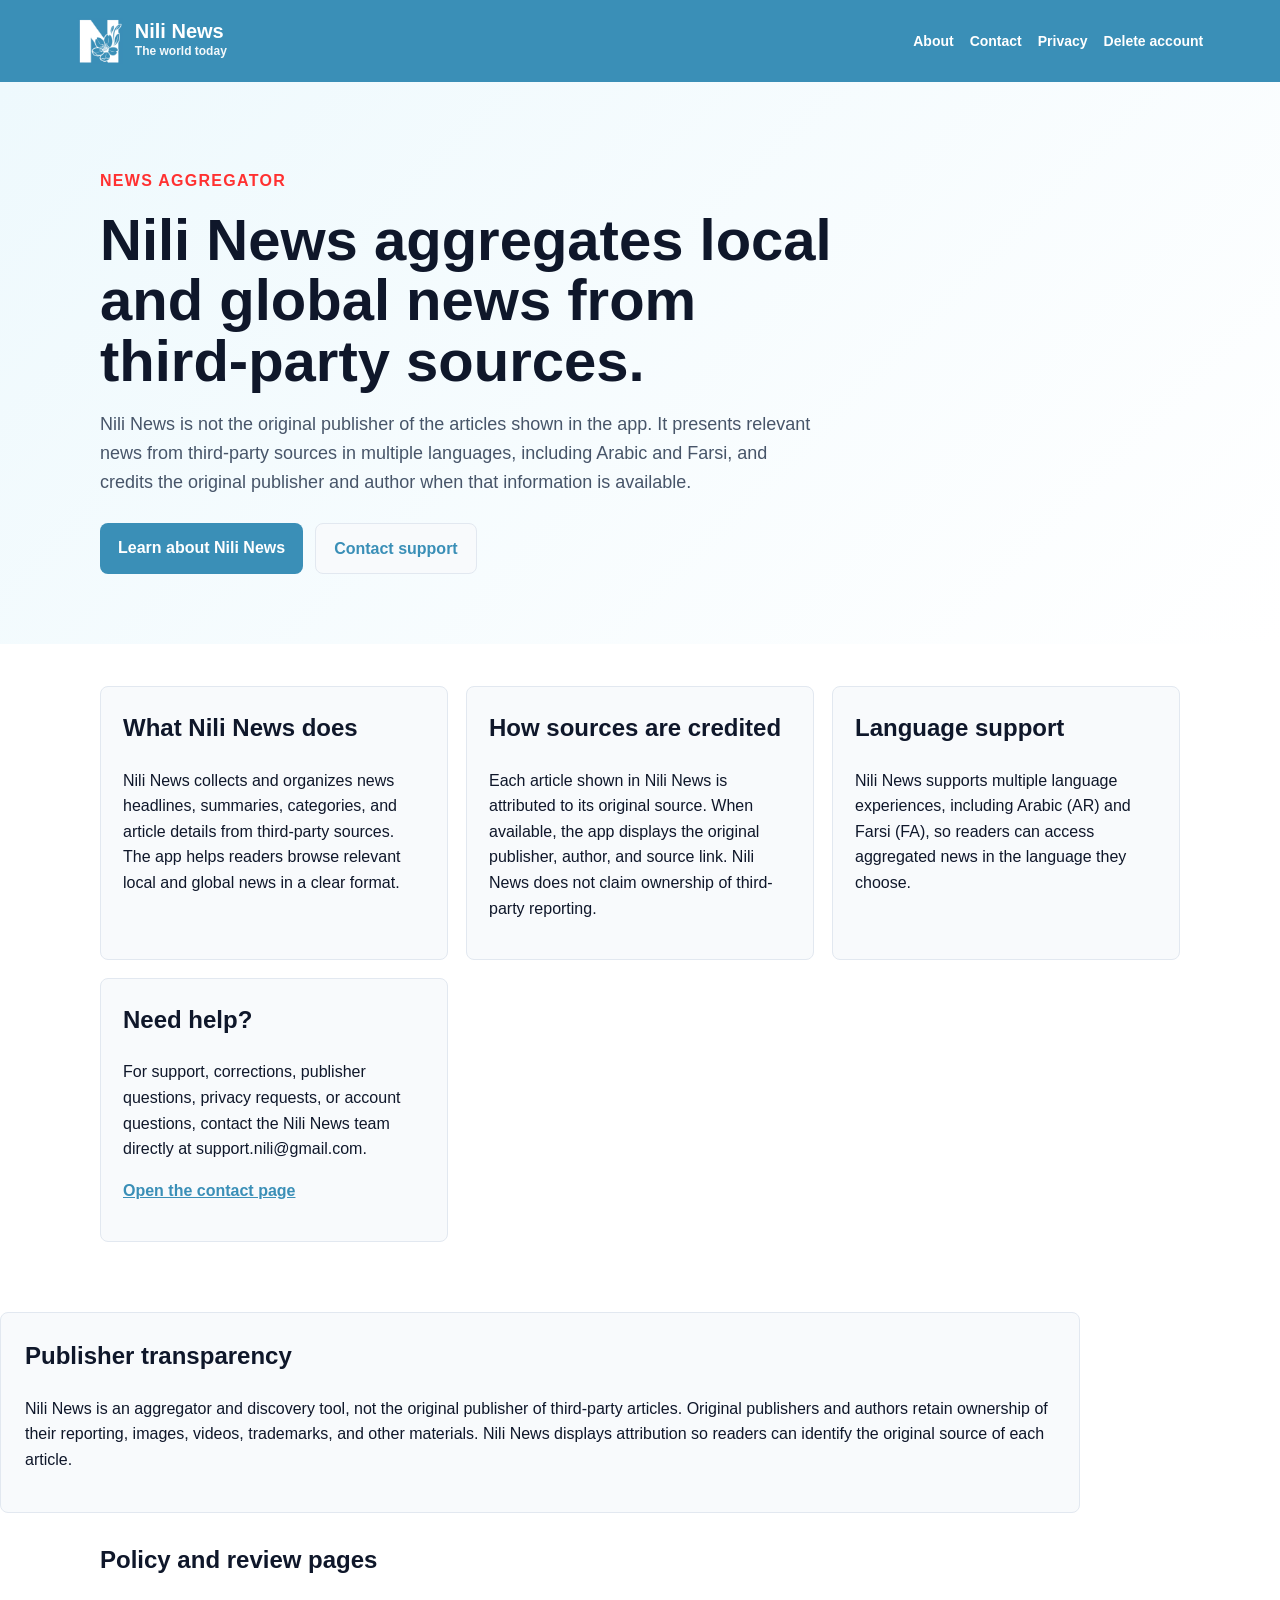
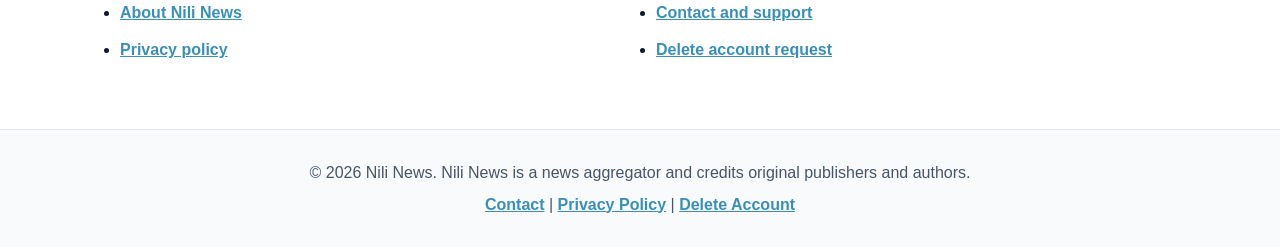
<file: index.html>
<!doctype html>
<html lang="en">
<head>
  <meta charset="utf-8">
  <meta name="viewport" content="width=device-width, initial-scale=1">
  <title>Nili News | News Aggregator</title>
  <meta name="description" content="Nili News is a news aggregation app that provides local and global news from third-party sources with clear publisher attribution.">
  <link rel="icon" type="image/png" href="assets/nili-news-logo.png">
  <link rel="stylesheet" href="styles.css">
</head>
<body>
  <header class="site-header">
    <a class="brand" href="index.html" aria-label="Nili News home">
      <img class="brand-logo" src="assets/nili-news-logo.png" alt="Nili News logo">
      <span>
        <strong>Nili News</strong>
        <small>The world today</small>
      </span>
    </a>
    <nav class="site-nav" aria-label="Main navigation">
      <a href="about.html">About</a>
      <a href="contact.html">Contact</a>
      <a href="privacy-policy.html">Privacy</a>
      <a href="delete-account.html">Delete account</a>
    </nav>
  </header>

  <main>
    <section class="hero">
      <div class="container">
        <p class="eyebrow">News aggregator</p>
        <h1>Nili News aggregates local and global news from third-party sources.</h1>
        <p class="lead">Nili News is not the original publisher of the articles shown in the app. It presents relevant news from third-party sources in multiple languages, including Arabic and Farsi, and credits the original publisher and author when that information is available.</p>
        <div class="actions">
          <a class="button" href="about.html">Learn about Nili News</a>
          <a class="button secondary" href="contact.html">Contact support</a>
        </div>
      </div>
    </section>

    <section class="container grid">
      <article class="card">
        <h2>What Nili News does</h2>
        <p>Nili News collects and organizes news headlines, summaries, categories, and article details from third-party sources. The app helps readers browse relevant local and global news in a clear format.</p>
      </article>
      <article class="card">
        <h2>How sources are credited</h2>
        <p>Each article shown in Nili News is attributed to its original source. When available, the app displays the original publisher, author, and source link. Nili News does not claim ownership of third-party reporting.</p>
      </article>
      <article class="card">
        <h2>Language support</h2>
        <p>Nili News supports multiple language experiences, including Arabic (AR) and Farsi (FA), so readers can access aggregated news in the language they choose.</p>
      </article>
      <article class="card">
        <h2>Need help?</h2>
        <p>For support, corrections, publisher questions, privacy requests, or account questions, contact the Nili News team directly at support.nili@gmail.com.</p>
        <p><a href="contact.html">Open the contact page</a></p>
      </article>
    </section>

    <section class="container panel">
      <h2>Publisher transparency</h2>
      <p>Nili News is an aggregator and discovery tool, not the original publisher of third-party articles. Original publishers and authors retain ownership of their reporting, images, videos, trademarks, and other materials. Nili News displays attribution so readers can identify the original source of each article.</p>
    </section>

    <section class="container page-links">
      <h2>Policy and review pages</h2>
      <ul>
        <li><a href="about.html">About Nili News</a></li>
        <li><a href="contact.html">Contact and support</a></li>
        <li><a href="privacy-policy.html">Privacy policy</a></li>
        <li><a href="delete-account.html">Delete account request</a></li>
      </ul>
    </section>
  </main>

  <footer class="site-footer">
    <p>&copy; 2026 Nili News. Nili News is a news aggregator and credits original publishers and authors.</p>
    <p><a href="contact.html">Contact</a> | <a href="privacy-policy.html">Privacy Policy</a> | <a href="delete-account.html">Delete Account</a></p>
  </footer>
</body>
</html>
</file>
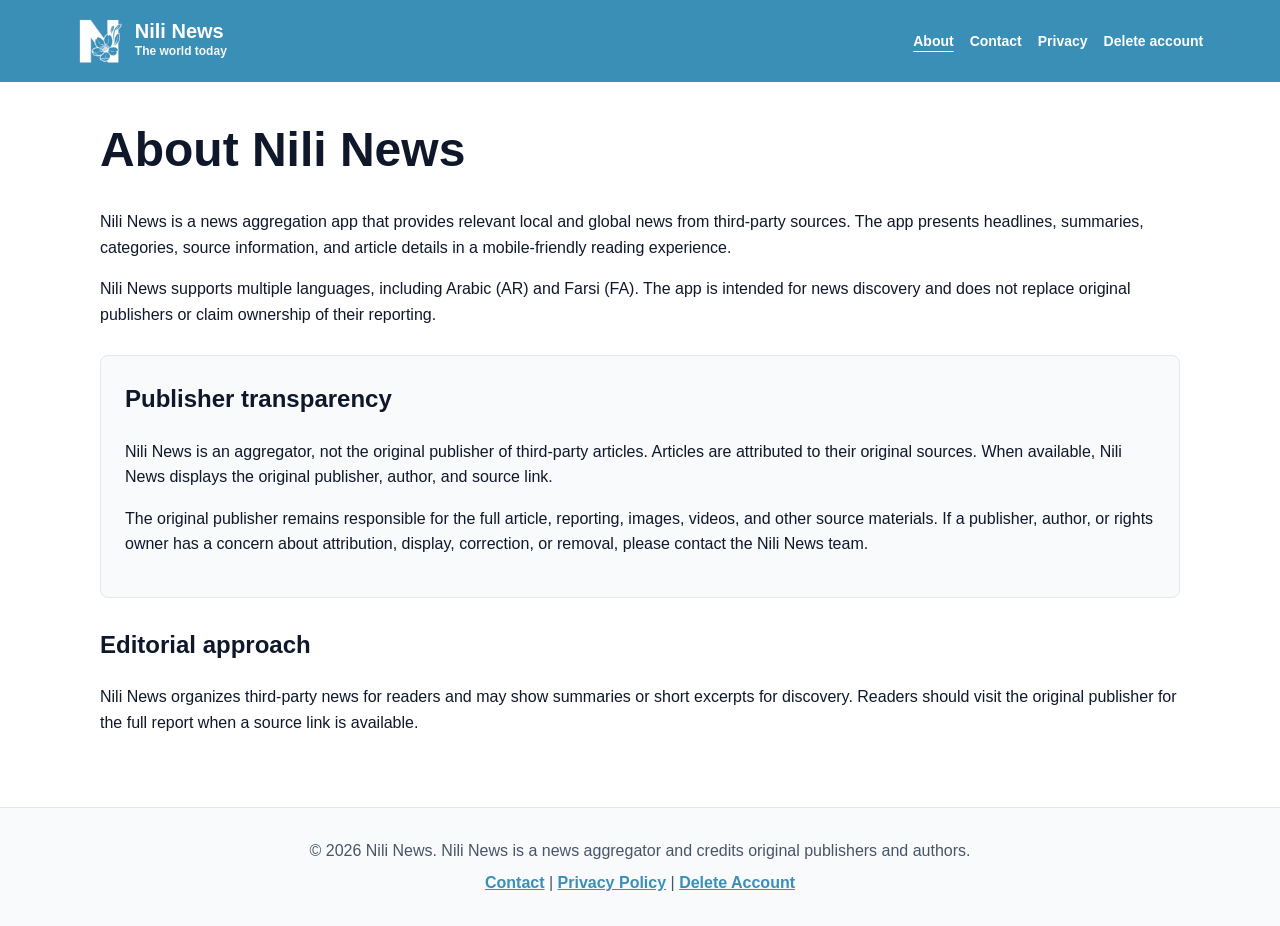
<file: about.html>
<!doctype html>
<html lang="en">
<head>
  <meta charset="utf-8">
  <meta name="viewport" content="width=device-width, initial-scale=1">
  <title>About | Nili News</title>
  <meta name="description" content="About Nili News, a news aggregation app for local and global news from third-party sources.">
  <link rel="icon" type="image/png" href="assets/nili-news-logo.png">
  <link rel="stylesheet" href="styles.css">
</head>
<body>
  <header class="site-header">
    <a class="brand" href="index.html" aria-label="Nili News home">
      <img class="brand-logo" src="assets/nili-news-logo.png" alt="Nili News logo">
      <span><strong>Nili News</strong><small>The world today</small></span>
    </a>
    <nav class="site-nav" aria-label="Main navigation">
      <a href="about.html" aria-current="page">About</a>
      <a href="contact.html">Contact</a>
      <a href="privacy-policy.html">Privacy</a>
      <a href="delete-account.html">Delete account</a>
    </nav>
  </header>

  <main class="container content">
    <h1>About Nili News</h1>
    <p>Nili News is a news aggregation app that provides relevant local and global news from third-party sources. The app presents headlines, summaries, categories, source information, and article details in a mobile-friendly reading experience.</p>
    <p>Nili News supports multiple languages, including Arabic (AR) and Farsi (FA). The app is intended for news discovery and does not replace original publishers or claim ownership of their reporting.</p>

    <section class="panel">
      <h2>Publisher transparency</h2>
      <p>Nili News is an aggregator, not the original publisher of third-party articles. Articles are attributed to their original sources. When available, Nili News displays the original publisher, author, and source link.</p>
      <p>The original publisher remains responsible for the full article, reporting, images, videos, and other source materials. If a publisher, author, or rights owner has a concern about attribution, display, correction, or removal, please contact the Nili News team.</p>
    </section>

    <section>
      <h2>Editorial approach</h2>
      <p>Nili News organizes third-party news for readers and may show summaries or short excerpts for discovery. Readers should visit the original publisher for the full report when a source link is available.</p>
    </section>
  </main>

  <footer class="site-footer">
    <p>&copy; 2026 Nili News. Nili News is a news aggregator and credits original publishers and authors.</p>
    <p><a href="contact.html">Contact</a> | <a href="privacy-policy.html">Privacy Policy</a> | <a href="delete-account.html">Delete Account</a></p>
  </footer>
</body>
</html>
</file>
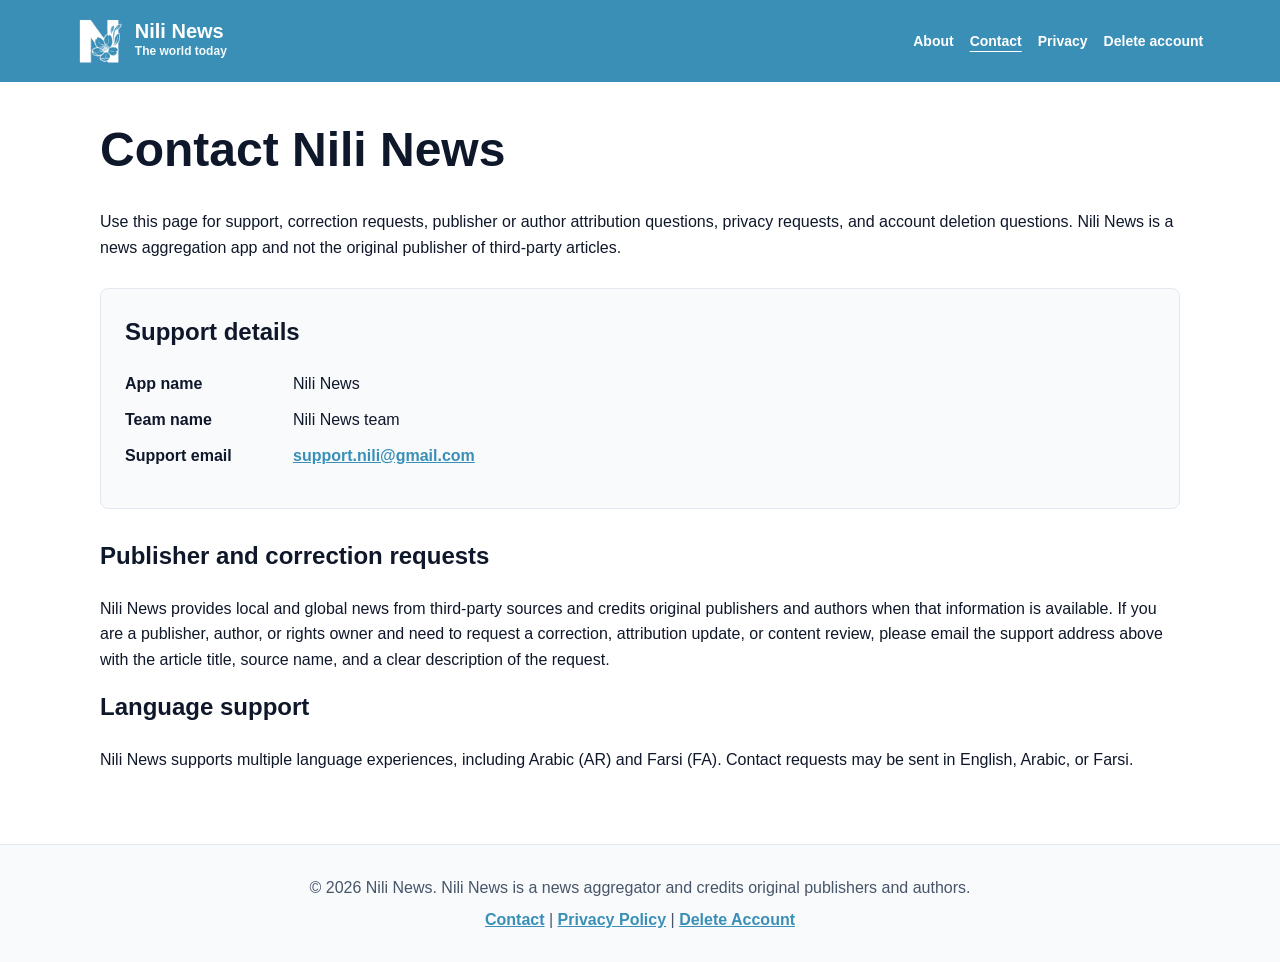
<file: contact.html>
<!doctype html>
<html lang="en">
<head>
  <meta charset="utf-8">
  <meta name="viewport" content="width=device-width, initial-scale=1">
  <title>Contact | Nili News</title>
  <meta name="description" content="Contact Nili News support for app, privacy, attribution, correction, publisher, and account questions.">
  <link rel="icon" type="image/png" href="assets/nili-news-logo.png">
  <link rel="stylesheet" href="styles.css">
</head>
<body>
  <header class="site-header">
    <a class="brand" href="index.html" aria-label="Nili News home">
      <img class="brand-logo" src="assets/nili-news-logo.png" alt="Nili News logo">
      <span><strong>Nili News</strong><small>The world today</small></span>
    </a>
    <nav class="site-nav" aria-label="Main navigation">
      <a href="about.html">About</a>
      <a href="contact.html" aria-current="page">Contact</a>
      <a href="privacy-policy.html">Privacy</a>
      <a href="delete-account.html">Delete account</a>
    </nav>
  </header>

  <main class="container content">
    <h1>Contact Nili News</h1>
    <p>Use this page for support, correction requests, publisher or author attribution questions, privacy requests, and account deletion questions. Nili News is a news aggregation app and not the original publisher of third-party articles.</p>

    <section class="contact-box">
      <h2>Support details</h2>
      <dl>
        <dt>App name</dt>
        <dd>Nili News</dd>
        <dt>Team name</dt>
        <dd>Nili News team</dd>
        <dt>Support email</dt>
        <dd><a href="mailto:support.nili@gmail.com">support.nili@gmail.com</a></dd>
      </dl>
    </section>

    <section>
      <h2>Publisher and correction requests</h2>
      <p>Nili News provides local and global news from third-party sources and credits original publishers and authors when that information is available. If you are a publisher, author, or rights owner and need to request a correction, attribution update, or content review, please email the support address above with the article title, source name, and a clear description of the request.</p>
    </section>

    <section>
      <h2>Language support</h2>
      <p>Nili News supports multiple language experiences, including Arabic (AR) and Farsi (FA). Contact requests may be sent in English, Arabic, or Farsi.</p>
    </section>
  </main>

  <footer class="site-footer">
    <p>&copy; 2026 Nili News. Nili News is a news aggregator and credits original publishers and authors.</p>
    <p><a href="contact.html">Contact</a> | <a href="privacy-policy.html">Privacy Policy</a> | <a href="delete-account.html">Delete Account</a></p>
  </footer>
</body>
</html>
</file>
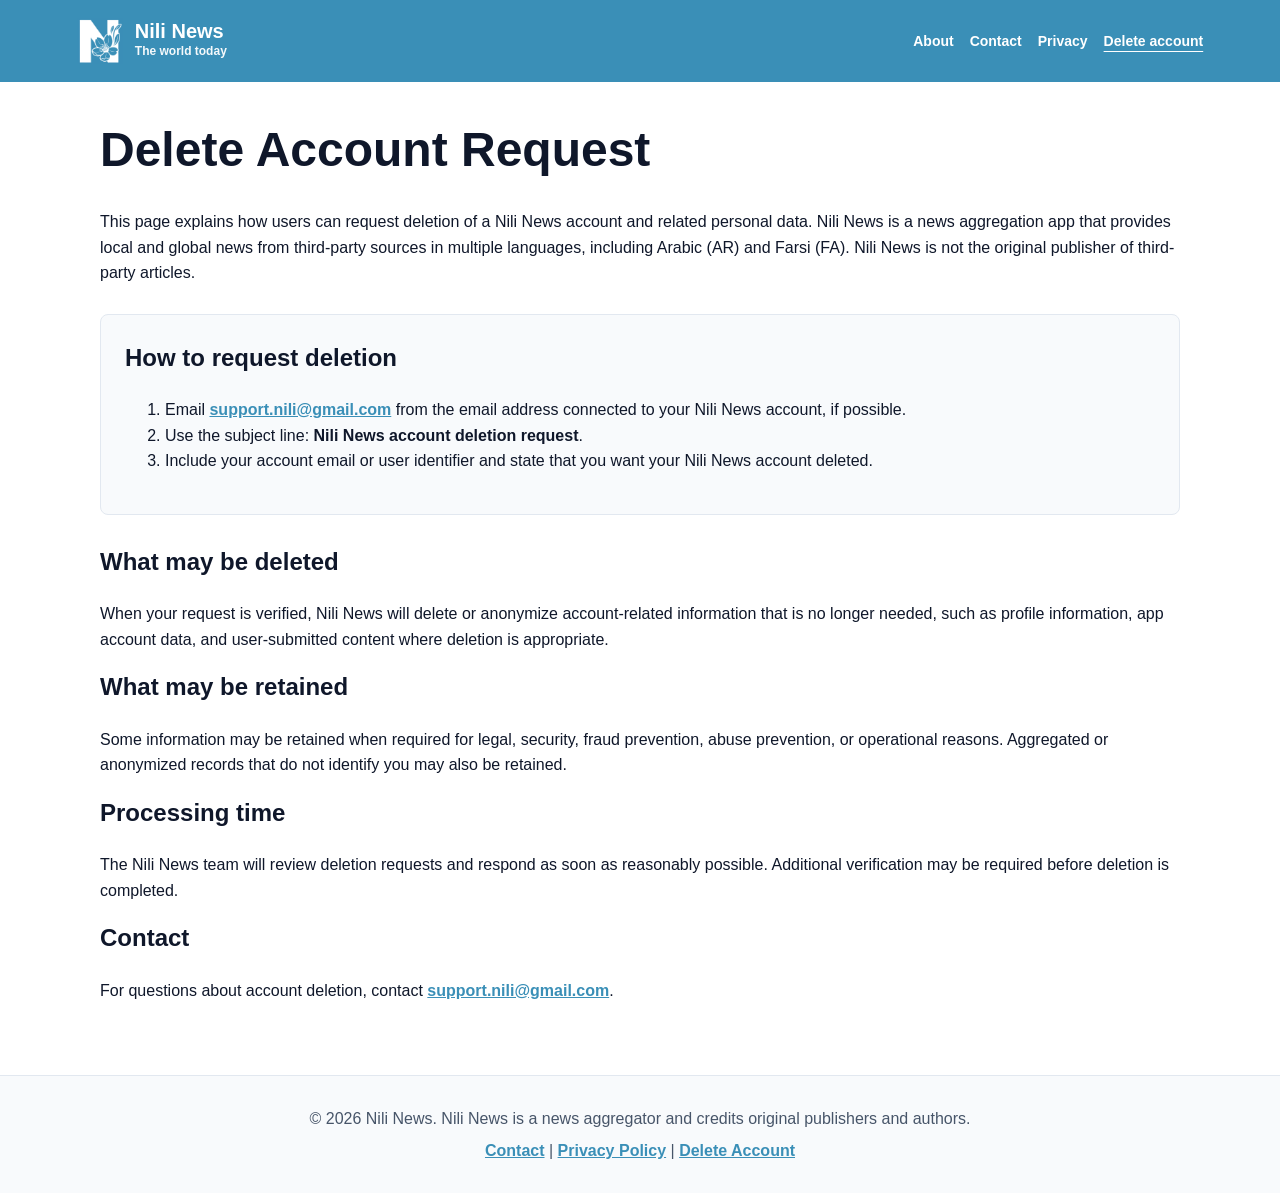
<file: delete-account.html>
<!doctype html>
<html lang="en">
<head>
  <meta charset="utf-8">
  <meta name="viewport" content="width=device-width, initial-scale=1">
  <title>Delete Account | Nili News</title>
  <meta name="description" content="How to request deletion of a Nili News account and associated data.">
  <link rel="icon" type="image/png" href="assets/nili-news-logo.png">
  <link rel="stylesheet" href="styles.css">
</head>
<body>
  <header class="site-header">
    <a class="brand" href="index.html" aria-label="Nili News home">
      <img class="brand-logo" src="assets/nili-news-logo.png" alt="Nili News logo">
      <span><strong>Nili News</strong><small>The world today</small></span>
    </a>
    <nav class="site-nav" aria-label="Main navigation">
      <a href="about.html">About</a>
      <a href="contact.html">Contact</a>
      <a href="privacy-policy.html">Privacy</a>
      <a href="delete-account.html" aria-current="page">Delete account</a>
    </nav>
  </header>

  <main class="container content">
    <h1>Delete Account Request</h1>
    <p>This page explains how users can request deletion of a Nili News account and related personal data. Nili News is a news aggregation app that provides local and global news from third-party sources in multiple languages, including Arabic (AR) and Farsi (FA). Nili News is not the original publisher of third-party articles.</p>

    <section class="panel">
      <h2>How to request deletion</h2>
      <ol>
        <li>Email <a href="mailto:support.nili@gmail.com">support.nili@gmail.com</a> from the email address connected to your Nili News account, if possible.</li>
        <li>Use the subject line: <strong>Nili News account deletion request</strong>.</li>
        <li>Include your account email or user identifier and state that you want your Nili News account deleted.</li>
      </ol>
    </section>

    <section>
      <h2>What may be deleted</h2>
      <p>When your request is verified, Nili News will delete or anonymize account-related information that is no longer needed, such as profile information, app account data, and user-submitted content where deletion is appropriate.</p>
    </section>

    <section>
      <h2>What may be retained</h2>
      <p>Some information may be retained when required for legal, security, fraud prevention, abuse prevention, or operational reasons. Aggregated or anonymized records that do not identify you may also be retained.</p>
    </section>

    <section>
      <h2>Processing time</h2>
      <p>The Nili News team will review deletion requests and respond as soon as reasonably possible. Additional verification may be required before deletion is completed.</p>
    </section>

    <section>
      <h2>Contact</h2>
      <p>For questions about account deletion, contact <a href="mailto:support.nili@gmail.com">support.nili@gmail.com</a>.</p>
    </section>
  </main>

  <footer class="site-footer">
    <p>&copy; 2026 Nili News. Nili News is a news aggregator and credits original publishers and authors.</p>
    <p><a href="contact.html">Contact</a> | <a href="privacy-policy.html">Privacy Policy</a> | <a href="delete-account.html">Delete Account</a></p>
  </footer>
</body>
</html>
</file>
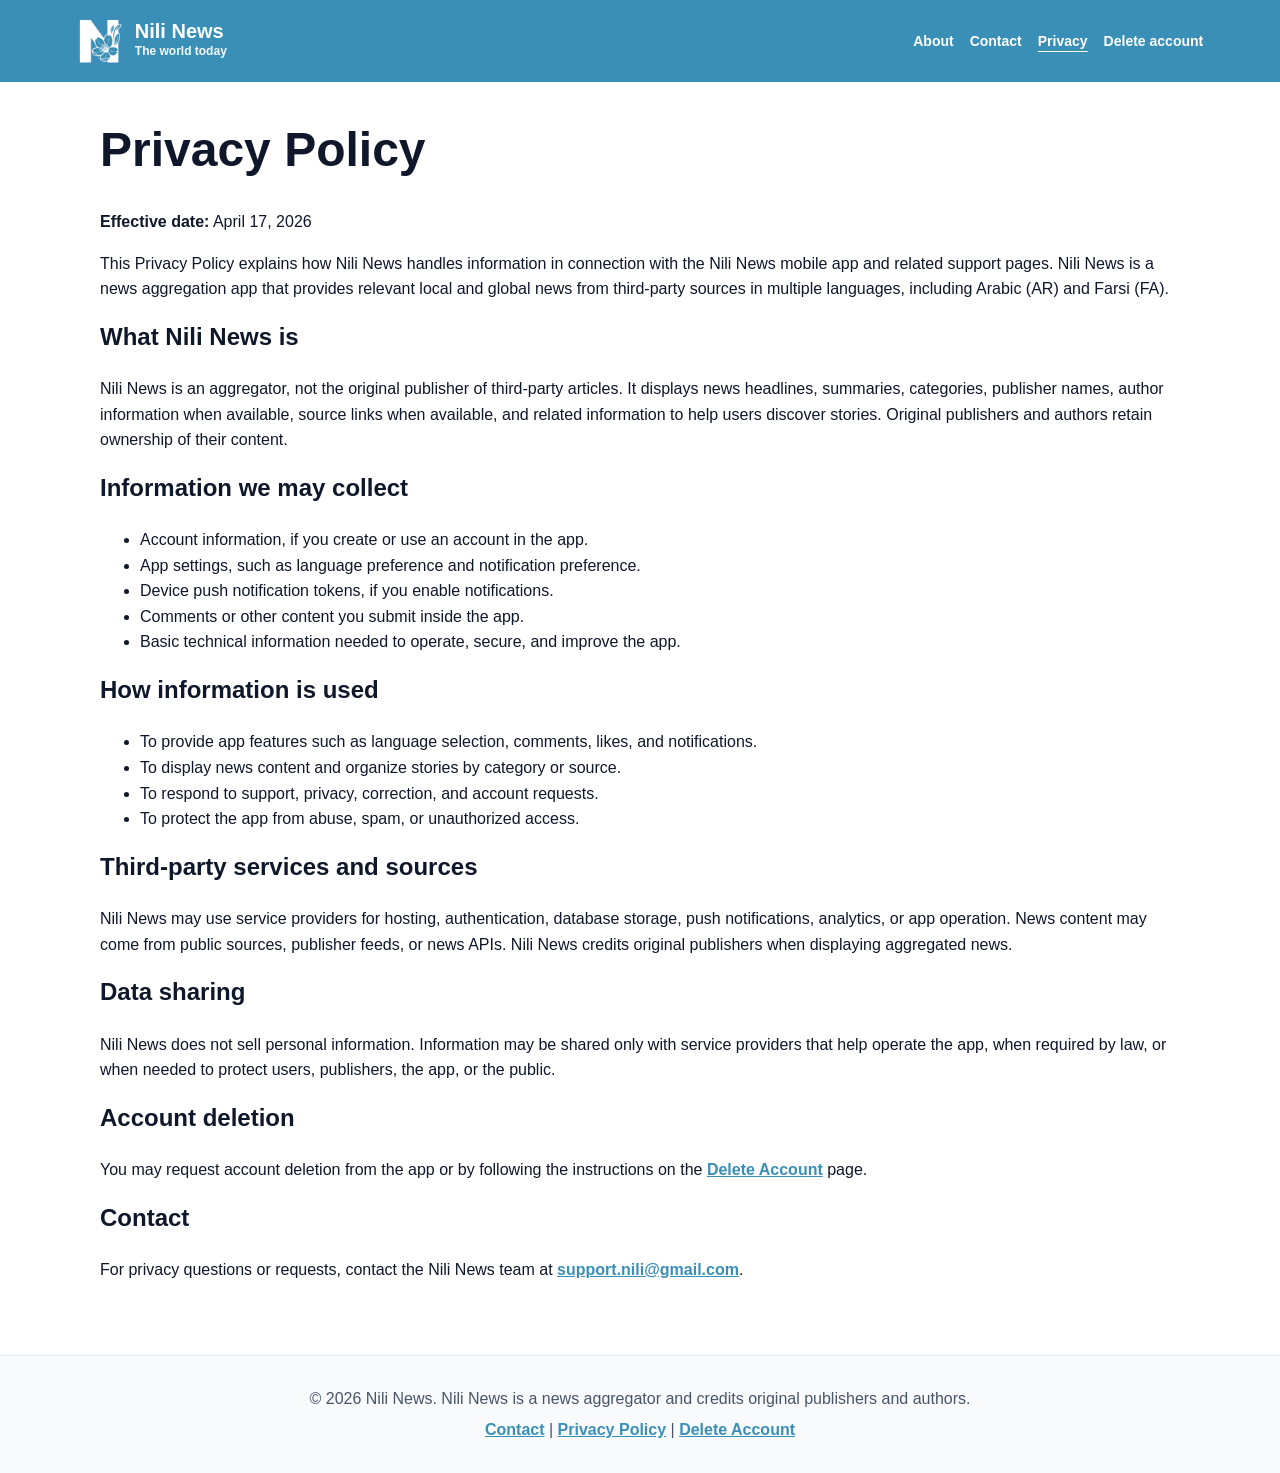
<file: privacy-policy.html>
<!doctype html>
<html lang="en">
<head>
  <meta charset="utf-8">
  <meta name="viewport" content="width=device-width, initial-scale=1">
  <title>Privacy Policy | Nili News</title>
  <meta name="description" content="Privacy policy for the Nili News mobile app.">
  <link rel="icon" type="image/png" href="assets/nili-news-logo.png">
  <link rel="stylesheet" href="styles.css">
</head>
<body>
  <header class="site-header">
    <a class="brand" href="index.html" aria-label="Nili News home">
      <img class="brand-logo" src="assets/nili-news-logo.png" alt="Nili News logo">
      <span><strong>Nili News</strong><small>The world today</small></span>
    </a>
    <nav class="site-nav" aria-label="Main navigation">
      <a href="about.html">About</a>
      <a href="contact.html">Contact</a>
      <a href="privacy-policy.html" aria-current="page">Privacy</a>
      <a href="delete-account.html">Delete account</a>
    </nav>
  </header>

  <main class="container content">
    <h1>Privacy Policy</h1>
    <p><strong>Effective date:</strong> April 17, 2026</p>
    <p>This Privacy Policy explains how Nili News handles information in connection with the Nili News mobile app and related support pages. Nili News is a news aggregation app that provides relevant local and global news from third-party sources in multiple languages, including Arabic (AR) and Farsi (FA).</p>

    <section>
      <h2>What Nili News is</h2>
      <p>Nili News is an aggregator, not the original publisher of third-party articles. It displays news headlines, summaries, categories, publisher names, author information when available, source links when available, and related information to help users discover stories. Original publishers and authors retain ownership of their content.</p>
    </section>

    <section>
      <h2>Information we may collect</h2>
      <ul>
        <li>Account information, if you create or use an account in the app.</li>
        <li>App settings, such as language preference and notification preference.</li>
        <li>Device push notification tokens, if you enable notifications.</li>
        <li>Comments or other content you submit inside the app.</li>
        <li>Basic technical information needed to operate, secure, and improve the app.</li>
      </ul>
    </section>

    <section>
      <h2>How information is used</h2>
      <ul>
        <li>To provide app features such as language selection, comments, likes, and notifications.</li>
        <li>To display news content and organize stories by category or source.</li>
        <li>To respond to support, privacy, correction, and account requests.</li>
        <li>To protect the app from abuse, spam, or unauthorized access.</li>
      </ul>
    </section>

    <section>
      <h2>Third-party services and sources</h2>
      <p>Nili News may use service providers for hosting, authentication, database storage, push notifications, analytics, or app operation. News content may come from public sources, publisher feeds, or news APIs. Nili News credits original publishers when displaying aggregated news.</p>
    </section>

    <section>
      <h2>Data sharing</h2>
      <p>Nili News does not sell personal information. Information may be shared only with service providers that help operate the app, when required by law, or when needed to protect users, publishers, the app, or the public.</p>
    </section>

    <section>
      <h2>Account deletion</h2>
      <p>You may request account deletion from the app or by following the instructions on the <a href="delete-account.html">Delete Account</a> page.</p>
    </section>

    <section>
      <h2>Contact</h2>
      <p>For privacy questions or requests, contact the Nili News team at <a href="mailto:support.nili@gmail.com">support.nili@gmail.com</a>.</p>
    </section>
  </main>

  <footer class="site-footer">
    <p>&copy; 2026 Nili News. Nili News is a news aggregator and credits original publishers and authors.</p>
    <p><a href="contact.html">Contact</a> | <a href="privacy-policy.html">Privacy Policy</a> | <a href="delete-account.html">Delete Account</a></p>
  </footer>
</body>
</html>
</file>
<file: styles.css>
:root {
  --brand-blue: #3a8fb7;
  --logo-blue: #2e8db4;
  --logo-red: #ff3131;
  --ink: #0f172a;
  --muted: #475569;
  --surface: #f8fafc;
  --border: #e2e8f0;
  --white: #ffffff;
}

* {
  box-sizing: border-box;
}

body {
  margin: 0;
  font-family: Arial, Helvetica, sans-serif;
  line-height: 1.6;
  color: var(--ink);
  background: var(--white);
}

a {
  color: var(--brand-blue);
  font-weight: 700;
}

.site-header {
  display: flex;
  align-items: center;
  justify-content: space-between;
  gap: 20px;
  padding: 18px 6vw;
  background: var(--brand-blue);
  color: var(--white);
}

.brand {
  display: inline-flex;
  align-items: center;
  gap: 12px;
  color: var(--white);
  text-decoration: none;
}

.brand-logo {
  display: block;
  width: 46px;
  height: 46px;
  object-fit: contain;
}

.brand strong,
.brand small {
  display: block;
}

.brand strong {
  font-size: 20px;
  line-height: 1.1;
}

.brand small {
  font-size: 12px;
  opacity: 0.95;
}

.site-nav {
  display: flex;
  flex-wrap: wrap;
  gap: 10px 16px;
}

.site-nav a {
  color: var(--white);
  text-decoration: none;
  font-size: 14px;
}

.site-nav a[aria-current="page"] {
  text-decoration: underline;
  text-underline-offset: 5px;
}

.container {
  width: min(1080px, 88vw);
  margin: 0 auto;
}

.hero {
  padding: 70px 0;
  background: linear-gradient(135deg, #eef9fd, #ffffff);
}

.hero h1 {
  max-width: 760px;
  margin: 0;
  font-size: clamp(34px, 6vw, 58px);
  line-height: 1.05;
}

.lead {
  max-width: 720px;
  font-size: 18px;
  color: var(--muted);
}

.eyebrow {
  color: var(--logo-red);
  font-weight: 800;
  text-transform: uppercase;
  letter-spacing: 0.08em;
}

.actions {
  display: flex;
  flex-wrap: wrap;
  gap: 12px;
  margin-top: 26px;
}

.button {
  display: inline-block;
  padding: 12px 18px;
  border-radius: 8px;
  background: var(--brand-blue);
  color: var(--white);
  text-decoration: none;
}

.button.secondary {
  background: var(--surface);
  color: var(--brand-blue);
  border: 1px solid var(--border);
}

.grid {
  display: grid;
  grid-template-columns: repeat(3, 1fr);
  gap: 18px;
  padding: 42px 0;
}

.card,
.panel,
.contact-box {
  border: 1px solid var(--border);
  border-radius: 8px;
  background: var(--surface);
}

.card {
  padding: 22px;
}

.panel,
.contact-box {
  padding: 24px;
  margin: 28px 0;
}

.content {
  padding: 42px 0 56px;
}

.content h1 {
  font-size: clamp(32px, 5vw, 48px);
  line-height: 1.1;
  margin-top: 0;
}

.content h2,
.card h2,
.panel h2,
.contact-box h2 {
  margin-top: 0;
}

.page-links {
  padding: 0 0 50px;
}

.page-links ul {
  display: grid;
  grid-template-columns: repeat(2, 1fr);
  gap: 12px;
  padding-left: 20px;
}

dl {
  display: grid;
  grid-template-columns: 150px 1fr;
  gap: 10px 18px;
}

dt {
  font-weight: 800;
}

dd {
  margin: 0;
}

.site-footer {
  padding: 24px 6vw;
  border-top: 1px solid var(--border);
  background: var(--surface);
  color: var(--muted);
  text-align: center;
}

.site-footer p {
  margin: 6px 0;
}

@media (max-width: 760px) {
  .site-header {
    align-items: flex-start;
    flex-direction: column;
  }

  .site-nav {
    gap: 8px 12px;
  }

  .grid,
  .page-links ul {
    grid-template-columns: 1fr;
  }

  .hero {
    padding: 48px 0;
  }

  dl {
    grid-template-columns: 1fr;
    gap: 4px;
  }
}
</file>
